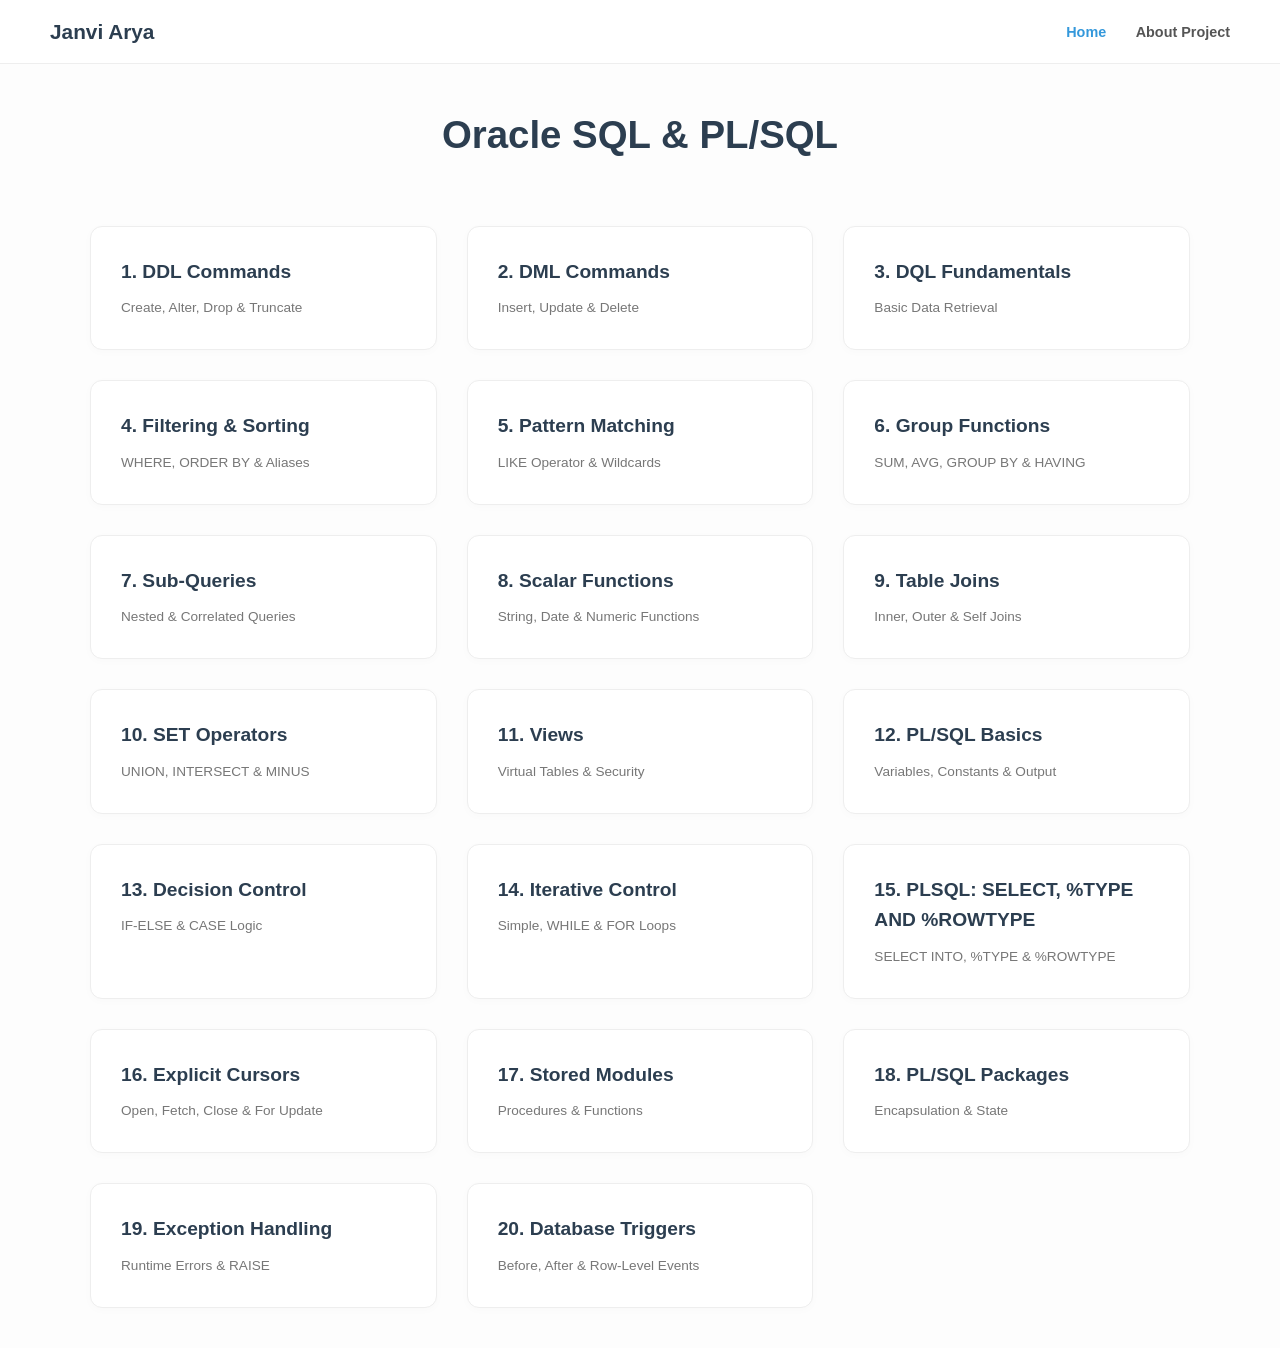
<file: index.html>
<!DOCTYPE html>
<html lang="en">

<head>
    <meta charset="UTF-8">
    <meta name="viewport" content="width=device-width, initial-scale=1.0">
    <title>Oracle SQL & PL/SQL Portfolio</title>
    <link rel="stylesheet" href="style.css">
</head>

<body>

    <nav class="navbar">
        <div class="logo">Janvi Arya</div>
        <div class="nav-links">
            <a href="index.html" class="active">Home</a>
            <a href="about.html">About Project</a>
        </div>
    </nav>

    <main class="main-content">
        <header class="page-header">
            <h1>Oracle SQL & PL/SQL</h1>
        </header>

        <div class="category-grid">
            <a href="queries.html?cat=DDL&count=41" class="category-card">
                <h3>1. DDL Commands </h3>
                <p>Create, Alter, Drop & Truncate</p>
            </a>

            <a href="queries.html?cat=DML&count=30" class="category-card">
                <h3>2. DML Commands</h3>
                <p>Insert, Update & Delete</p>
            </a>

            <a href="queries.html?cat=DQL&count=10" class="category-card">
                <h3>3. DQL Fundamentals</h3>
                <p>Basic Data Retrieval</p>
            </a>

            <a href="queries.html?cat=WHERE&count=45" class="category-card">
                <h3>4. Filtering & Sorting</h3>
                <p>WHERE, ORDER BY & Aliases</p>
            </a>

            <a href="queries.html?cat=LIKE&count=35" class="category-card">
                <h3>5. Pattern Matching</h3>
                <p>LIKE Operator & Wildcards</p>
            </a>

            <a href="queries.html?cat=GROUP_BY&count=60" class="category-card">
                <h3>6. Group Functions</h3>
                <p>SUM, AVG, GROUP BY & HAVING</p>
            </a>

            <a href="queries.html?cat=SUBQUERIES&count=35" class="category-card">
                <h3>7. Sub-Queries</h3>
                <p>Nested & Correlated Queries</p>
            </a>

            <a href="queries.html?cat=SCALAR&count=21" class="category-card">
                <h3>8. Scalar Functions</h3>
                <p>String, Date & Numeric Functions</p>
            </a>

            <a href="queries.html?cat=JOINS&count=20" class="category-card">
                <h3>9. Table Joins</h3>
                <p>Inner, Outer & Self Joins</p>
            </a>

            <a href="queries.html?cat=SET&count=25" class="category-card">
                <h3>10. SET Operators</h3>
                <p>UNION, INTERSECT & MINUS</p>
            </a>

            <a href="queries.html?cat=VIEWS&count=10" class="category-card">
                <h3>11. Views </h3>
                <p>Virtual Tables & Security</p>
            </a>

            <a href="queries.html?cat=PLSQL_BASICS&count=22" class="category-card plsql-card">
                <h3>12. PL/SQL Basics</h3>
                <p>Variables, Constants & Output</p>
            </a>

            <a href="queries.html?cat=DECISION&count=18" class="category-card plsql-card">
                <h3>13. Decision Control</h3>
                <p>IF-ELSE & CASE Logic</p>
            </a>

            <a href="queries.html?cat=ITERATIVE&count=21" class="category-card plsql-card">
                <h3>14. Iterative Control</h3>
                <p>Simple, WHILE & FOR Loops</p>
            </a>

            <a href="queries.html?cat=DATA_RETRIEVAL&count=17" class="category-card">
                <h3>15. PLSQL: SELECT, %TYPE AND %ROWTYPE</h3>
                <p>SELECT INTO, %TYPE & %ROWTYPE</p>
            </a>

            <a href="queries.html?cat=CURSORS&count=24" class="category-card">
                <h3>16. Explicit Cursors</h3>
                <p>Open, Fetch, Close & For Update</p>
            </a>

            <a href="queries.html?cat=PROCEDURES&count=20" class="category-card">
                <h3>17. Stored Modules</h3>
                <p>Procedures & Functions </p>
            </a>

            <a href="queries.html?cat=PACKAGES&count=9" class="category-card plsql-card">
                <h3>18. PL/SQL Packages</h3>
                <p>Encapsulation & State </p>
            </a>

            <a href="queries.html?cat=EXCEPTIONS&count=12" class="category-card plsql-card">
                <h3>19. Exception Handling</h3>
                <p>Runtime Errors & RAISE </p>
            </a>

            <a href="queries.html?cat=TRIGGERS&count=13" class="category-card plsql-card">
                <h3>20. Database Triggers</h3>
                <p>Before, After & Row-Level Events </p>
            </a>
        </div>
    </main>

</body>

</html>
</file>
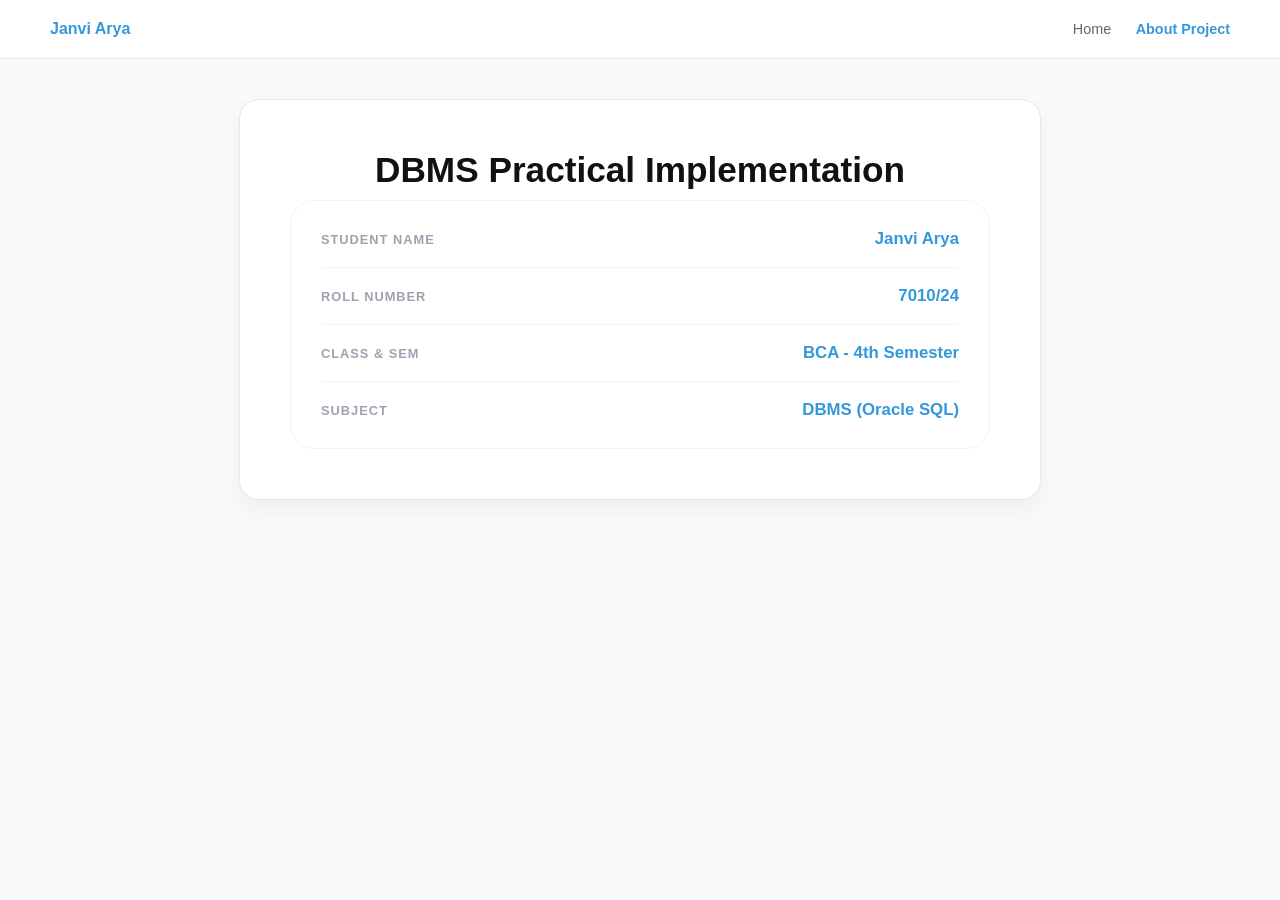
<file: about.html>
<!DOCTYPE html>
<html lang="en">
<head>
    <meta charset="UTF-8">
    <meta name="viewport" content="width=device-width, initial-scale=1.0">
    <title>About Project | Oracle SQL Mastery</title>
    
    <style>
        :root {
            --primary-color: #f3e8ff;
            --primary-color-dark: #3498db;
            --border-color: #e5e7eb;
            --text-main: #1f2937;
        }

        body {
            font-family: 'Segoe UI', Tahoma, Geneva, Verdana, sans-serif;
            background-color: #f9fafb;
            margin: 0;
            color: var(--text-main);
        }

        .main-content {
            padding: 40px 20px;
            display: flex;
            justify-content: center;
        }

        .category-card {
            background: white;
            border: 1px solid var(--border-color);
            border-radius: 20px;
            max-width: 700px;
            width: 100%;
            padding: 50px;
            box-shadow: 0 10px 25px rgba(0,0,0,0.05);
            text-align: center;
        }

        .badge-label {
            background-color: var(--primary-color);
            color: var(--primary-color-dark);
            padding: 8px 20px;
            border-radius: 50px;
            font-size: 0.75rem;
            font-weight: 700;
            letter-spacing: 1.2px;
            display: inline-block;
            margin-bottom: 25px;
        }

        h1 {
            font-size: 2.2rem;
            color: #111;
            margin: 0 0 10px 0;
        }

        .sub-text {
            color: #6b7280;
            font-size: 1rem;
            margin-bottom: 45px;
        }

        .intro-details-card {
            background-color: #ffffff;
            border: 1.5px solid #f3f4f6;
            border-radius: 24px;
            padding: 10px 30px;
        }

        .detail-item {
            display: flex;
            justify-content: space-between;
            align-items: center;
            padding: 18px 0;
            border-bottom: 1px solid #f3f4f6;
        }

        .detail-item:last-child {
            border-bottom: none;
        }

        .label {
            color: #9ca3af;
            font-size: 0.8rem;
            font-weight: 700;
            letter-spacing: 1px;
        }

        .value {
            color: var(--primary-color-dark);
            font-weight: 600;
            font-size: 1.05rem;
        }

        /* Navbar Style (Optional, if you want it here too) */
        .navbar {
            padding: 20px 50px;
            display: flex;
            justify-content: space-between;
            background: white;
            border-bottom: 1px solid var(--border-color);
        }
        
        .logo { font-weight: bold; color: var(--primary-color-dark); }
        .nav-links a { text-decoration: none; color: #666; margin-left: 20px; font-size: 0.9rem; }
    </style>
</head>
<body>

    <nav class="navbar">
        <div class="logo">Janvi Arya</div>
        <div class="nav-links">
            <a href="index.html">Home</a>
            <a href="about.html" style="color: var(--primary-color-dark); font-weight: 600;">About Project</a>
        </div>
    </nav>

    <main class="main-content">
        <div class="category-card">
            
            
            <h1>DBMS Practical Implementation</h1>

            <div class="intro-details-card">
                <div class="detail-item">
                    <span class="label">STUDENT NAME</span>
                    <span class="value">Janvi Arya</span>
                </div>
                <div class="detail-item">
                    <span class="label">ROLL NUMBER</span>
                    <span class="value">7010/24</span>
                </div>
                <div class="detail-item">
                    <span class="label">CLASS & SEM</span>
                    <span class="value">BCA - 4th Semester</span>
                </div>
                <div class="detail-item">
                    <span class="label">SUBJECT</span>
                    <span class="value">DBMS (Oracle SQL)</span>
                </div>
            </div>
        </div>
    </main>

</body>
</html>
</file>
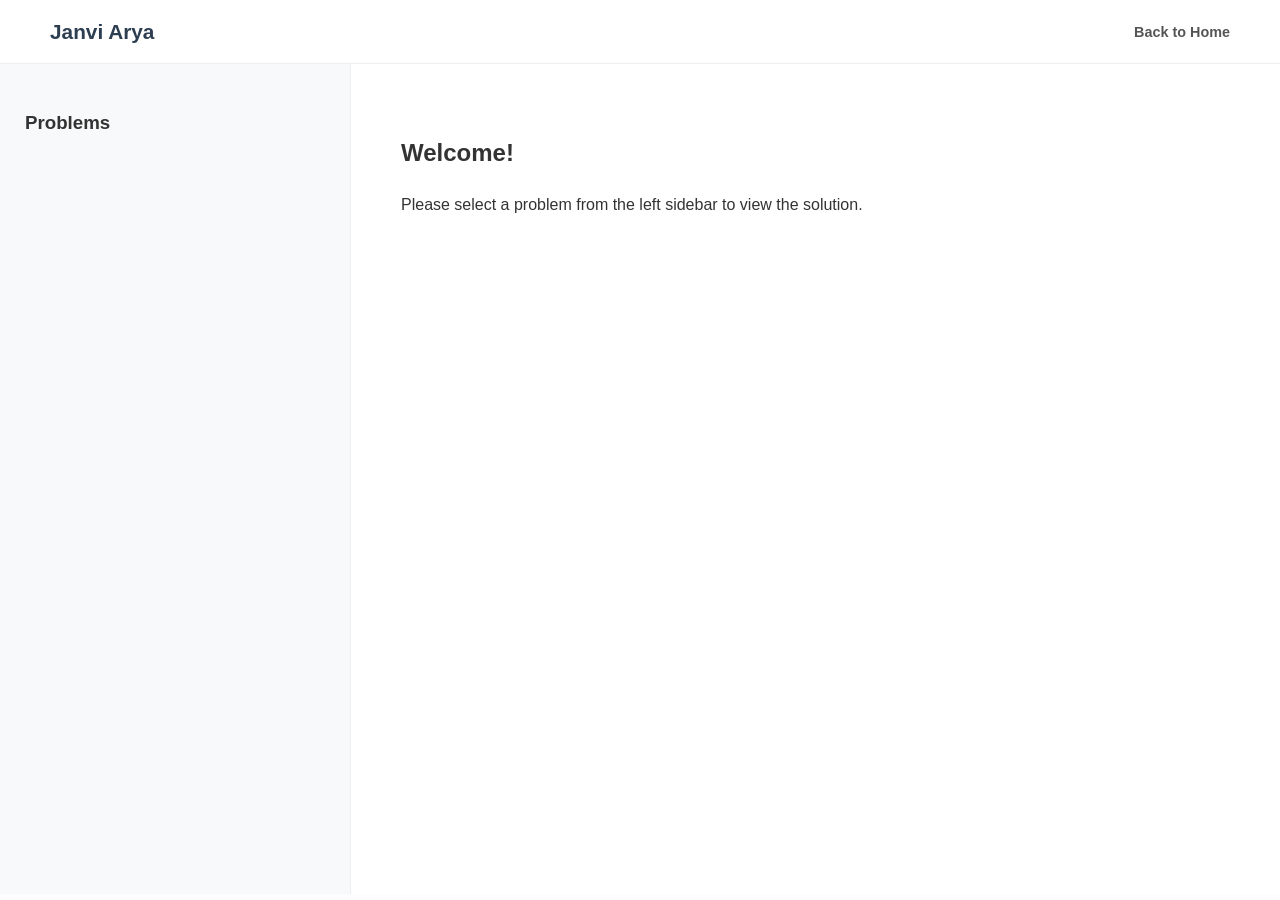
<file: queries.html>
<!DOCTYPE html>
<html lang="en">

<head>
    <meta charset="UTF-8">
    <meta name="viewport" content="width=device-width, initial-scale=1.0">
    <title>Practice Problems - Janvi Arya Works</title>
    <link rel="stylesheet" href="style.css">
</head>

<body>

    <nav class="navbar">
        <div class="logo">Janvi Arya </div>
        <div class="nav-links">
            <a href="index.html"> Back to Home</a>
        </div>
    </nav>

    <div class="practice-container">
        <aside class="sidebar">
            <h3 id="catTitle">Problems</h3>
            <ul id="problemList">
            </ul>
        </aside>

        <main class="main-display">
            <div id="welcomeMsg">
                <h2>Welcome!</h2>
                <p>Please select a problem from the left sidebar to view the solution.</p>
            </div>

            <div id="contentBox" style="display: none;">
                <div class="display-section">
                    <label>QUESTION</label>
                    <p id="problemQuestion" class="q-text"></p>
                </div>

                <div class="display-section">
                    <label>SQL / PLSQL CODE</label>
                    <div class="code-box">
                        <pre id="queryDisplay"></pre>
                    </div>
                </div>

                <div class="display-section">
                    <label>ORACLE OUTPUT</label>
                    <pre id="outputDisplay" class="output-box"></pre>
                </div>
            </div>
        </main>
    </div>

    <script src="script.js"></script>
</body>

</html>
</file>
<file: style.css>
:root {
    --primary-color: #2c3e50; 
    --accent-color: #3498db;   
    --bg-color: #fdfdfd;
    --border-color: #eeeeee;
    --text-muted: #777777;
}

body {
    background-color: var(--bg-color);
    color: #333;
    font-family: 'Segoe UI', Arial, sans-serif;
    margin: 0;
    padding: 0;
    line-height: 1.6;
}

/* --- NAVIGATION --- */
.navbar {
    background: #ffffff;
    padding: 15px 50px;
    display: flex;
    justify-content: space-between;
    align-items: center;
    border-bottom: 1px solid var(--border-color);
}

.logo {
    font-size: 1.3rem;
    font-weight: 700;
    color: var(--primary-color);
}

.nav-links a {
    text-decoration: none;
    color: #555;
    margin-left: 25px;
    font-size: 0.9rem;
    font-weight: 600;
    transition: color 0.2s;
}

.nav-links a:hover, .nav-links a.active {
    color: var(--accent-color);
}

/* --- MAIN CONTENT --- */
.main-content {
    max-width: 1100px;
    margin: 40px auto;
    padding: 0 20px;
}

.page-header {
    text-align: center;
    margin-bottom: 60px;
}

.page-header h1 {
    font-size: 2.4rem;
    color: var(--primary-color);
    margin-bottom: 10px;
}

.page-header p {
    color: var(--text-muted);
    font-size: 1.1rem;
}

/* --- CATEGORY GRID --- */
.category-grid {
    display: grid;
    grid-template-columns: repeat(auto-fit, minmax(300px, 1fr));
    gap: 30px;
}

/* --- CATEGORY CARD --- */
.category-card {
    background: #ffffff;
    padding: 30px;
    border: 1px solid var(--border-color);
    border-radius: 12px;
    text-decoration: none;
    color: #333;
    transition: all 0.3s cubic-bezier(0.25, 0.8, 0.25, 1);
    display: block;
    box-shadow: 0 2px 10px rgba(0,0,0,0.02);
}

/* Subtle Hover Effect */
.category-card:hover {
    border-color: var(--accent-color);
    transform: translateY(-5px);
    box-shadow: 0 10px 20px rgba(0,0,0,0.05);
}

.category-card h3 {
    margin: 0 0 10px 0;
    color: var(--primary-color);
    font-size: 1.2rem;
    font-weight: 700;
}

.category-card p {
    margin: 0;
    font-size: 0.85rem;
    color: var(--text-muted);
}

/* --- QUERIES PAGE LAYOUT --- */
.practice-container {
    display: flex;
    height: calc(100vh - 70px);
}

.sidebar {
    width: 300px;
    background: #f8f9fa;
    border-right: 1px solid var(--border-color);
    padding: 25px;
    overflow-y: auto;
}

.group-header {
    color: var(--primary-color);
    font-weight: 700;
    font-size: 0.75rem;
    margin-top: 25px;
    margin-bottom: 8px;
    text-transform: uppercase;
    letter-spacing: 1px;
}

#problemList {
    list-style: none;
    padding: 0;
}

#problemList li {
    padding: 8px 12px;
    font-size: 0.85rem;
    color: #555;
    cursor: pointer;
    border-radius: 6px;
    transition: all 0.2s;
}

#problemList li:hover {
    background: #ffffff;
    color: var(--accent-color);
    padding-left: 18px;
    box-shadow: 0 2px 5px rgba(0,0,0,0.05);
}

/* --- DISPLAY AREA --- */
.main-display {
    flex: 1;
    padding: 50px;
    background: white;
    overflow-y: auto;
}

.q-text {
    font-size: 1.5rem;
    font-weight: 700;
    color: var(--primary-color);
    margin-bottom: 20px;
    display: block;
}

.code-box, .output-box {
    background: #fdfdfd;
    border: 1px solid var(--border-color);
    padding: 25px;
    border-radius: 10px;
    font-family: 'Consolas', 'Courier New', monospace;
    font-size: 0.95rem;
    line-height: 1.5;
    margin-top: 15px;
    position: relative;
}

.output-box {
    background: #ffffff;
}

/* --- TABLES --- */
.oracle-table {
    width: 100%;
    border-collapse: collapse;
    margin-top: 10px;
}

.oracle-table th {
    background-color: #f8f9fa;
    color: #555;
    text-align: left;
    padding: 12px;
    border-bottom: 2px solid var(--border-color);
    font-weight: 700;
}

.oracle-table td {
    padding: 10px 12px;
    border-bottom: 1px solid #f1f1f1;
    color: #444;
}

.oracle-table tr:hover {
    background-color: #fcfcfc;
}
</file>
